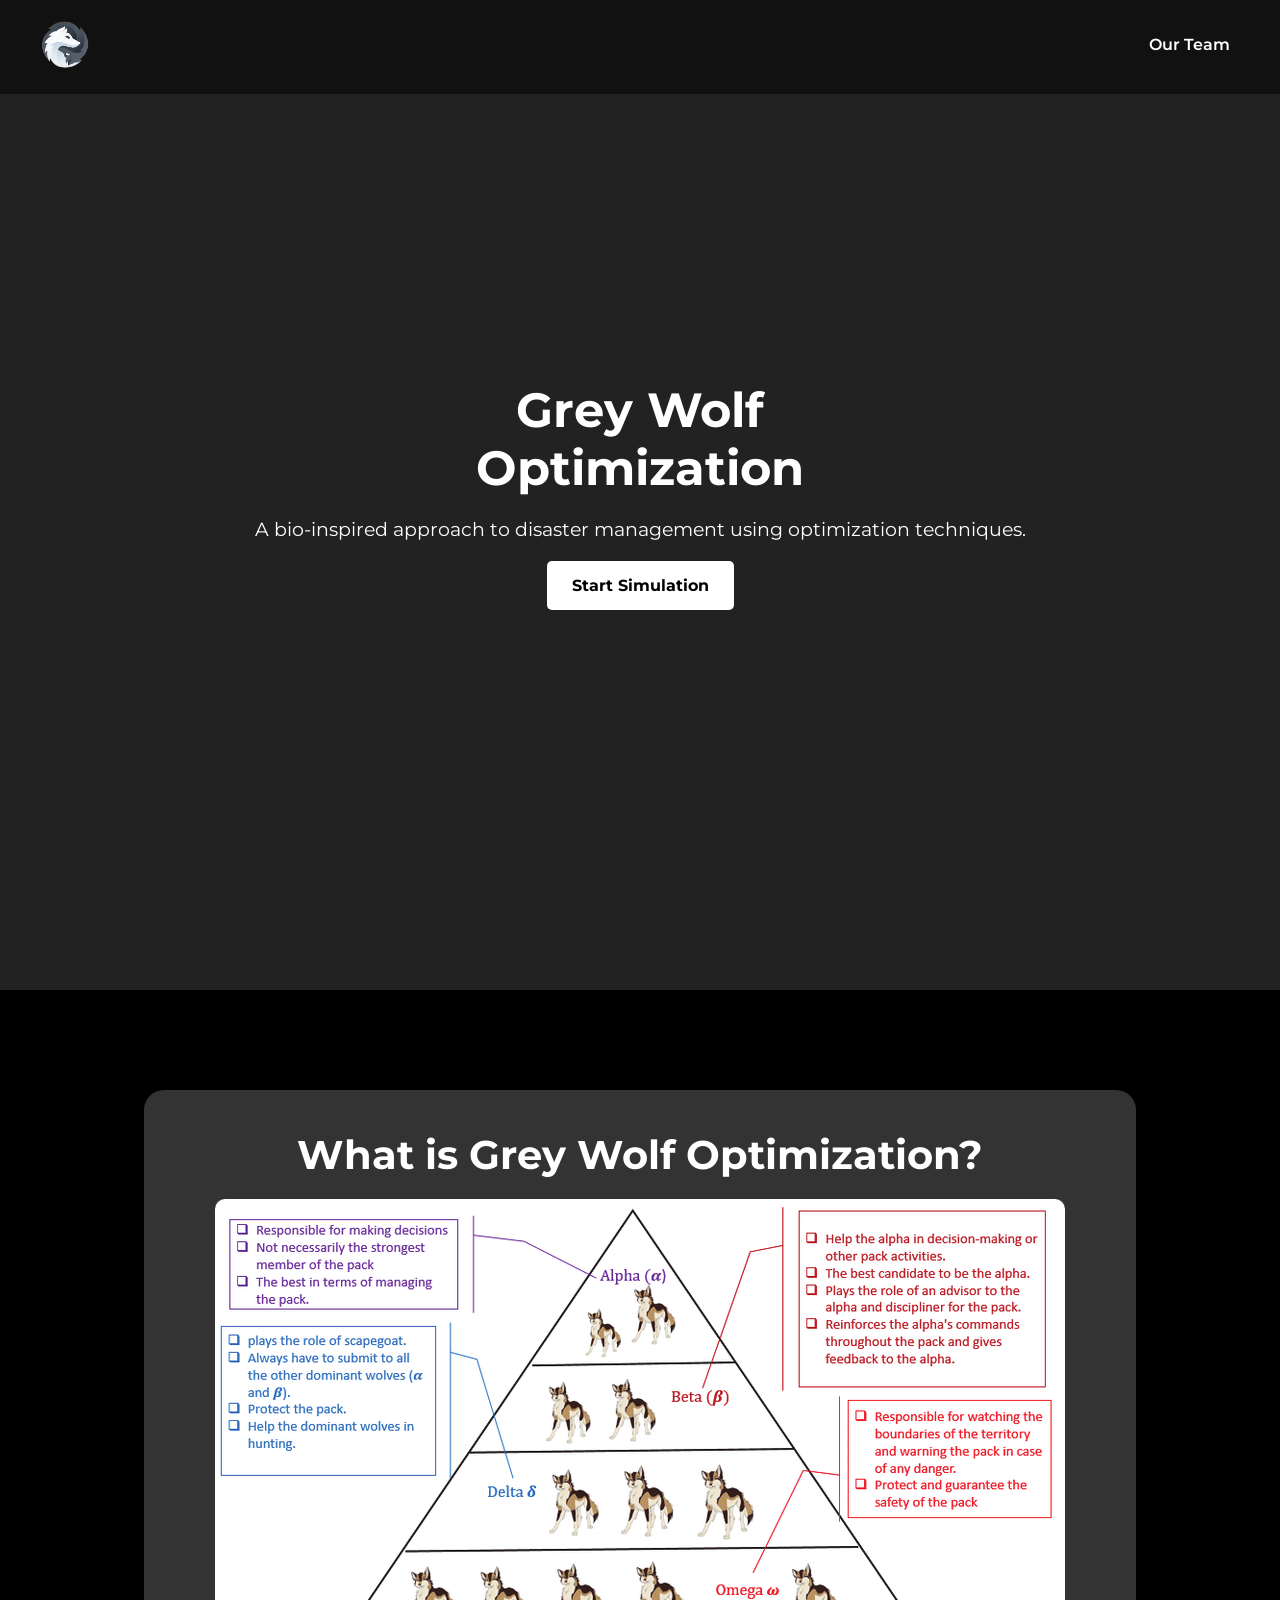
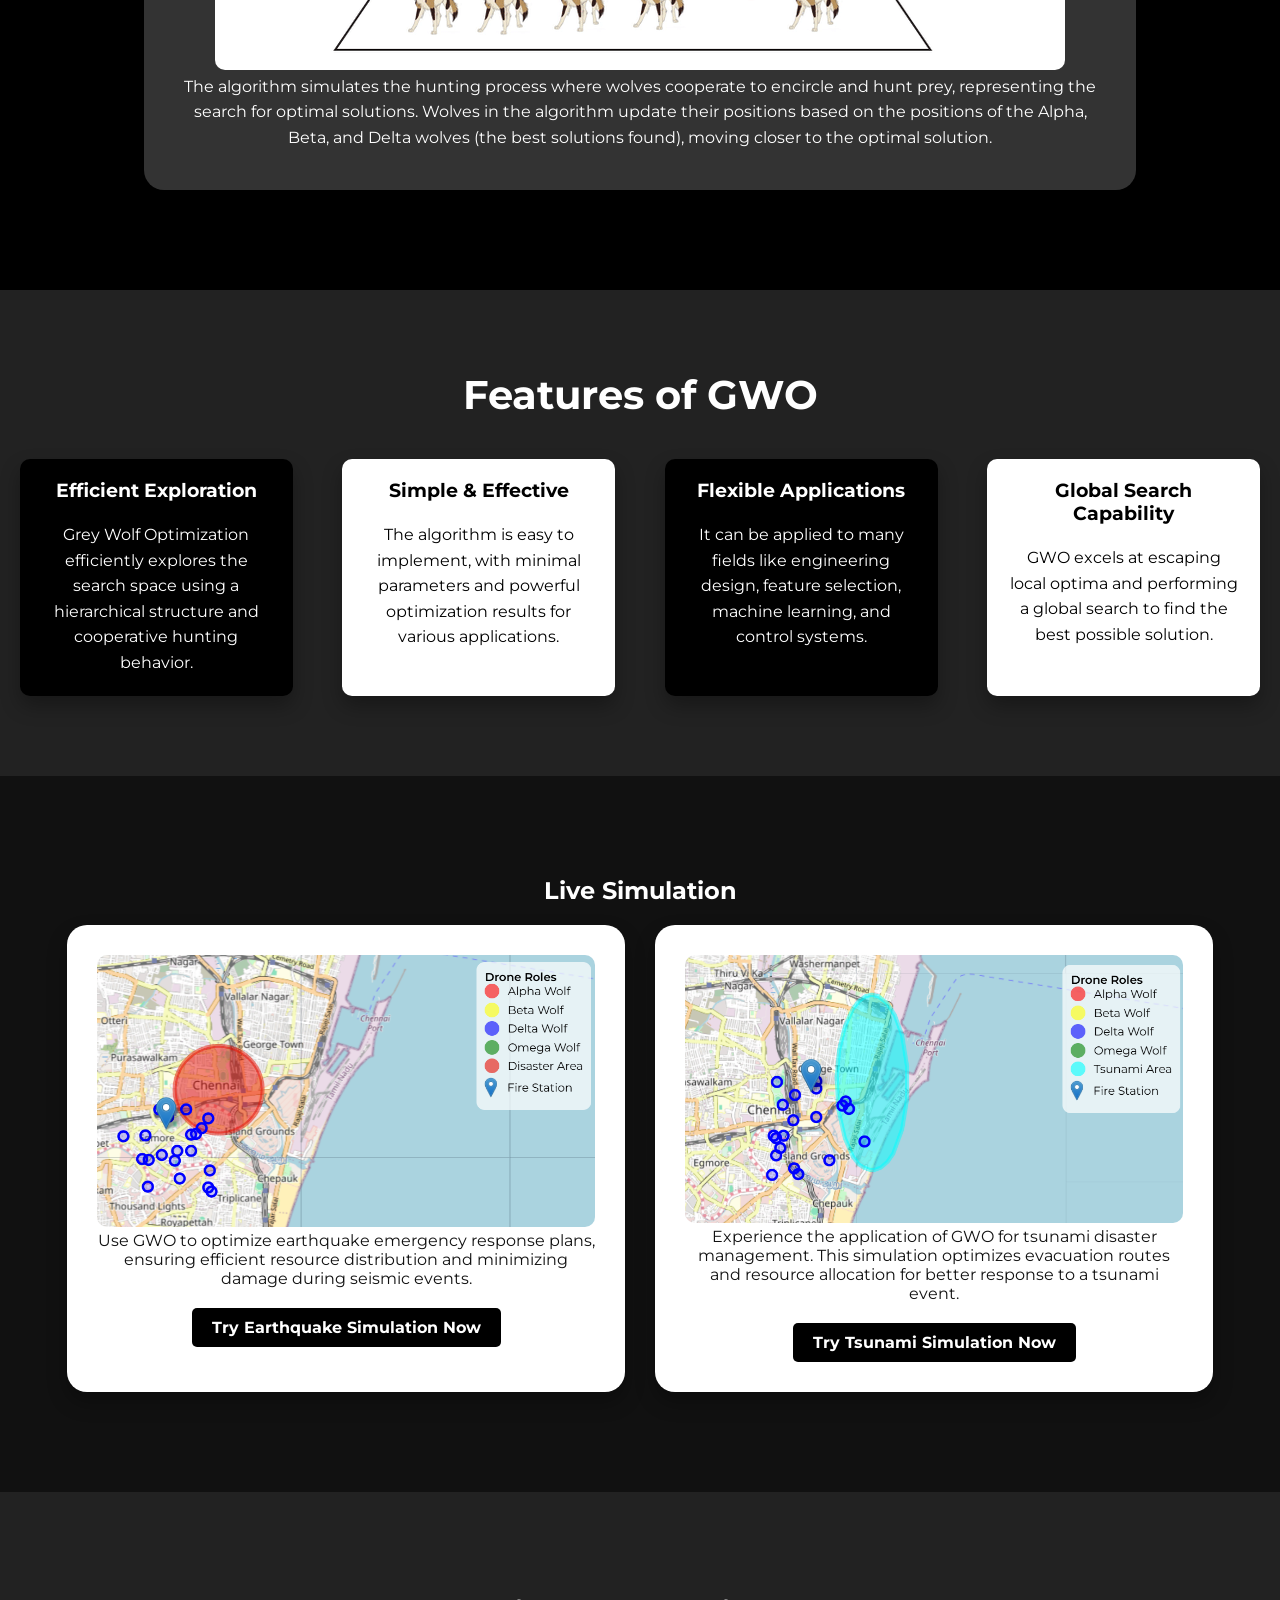
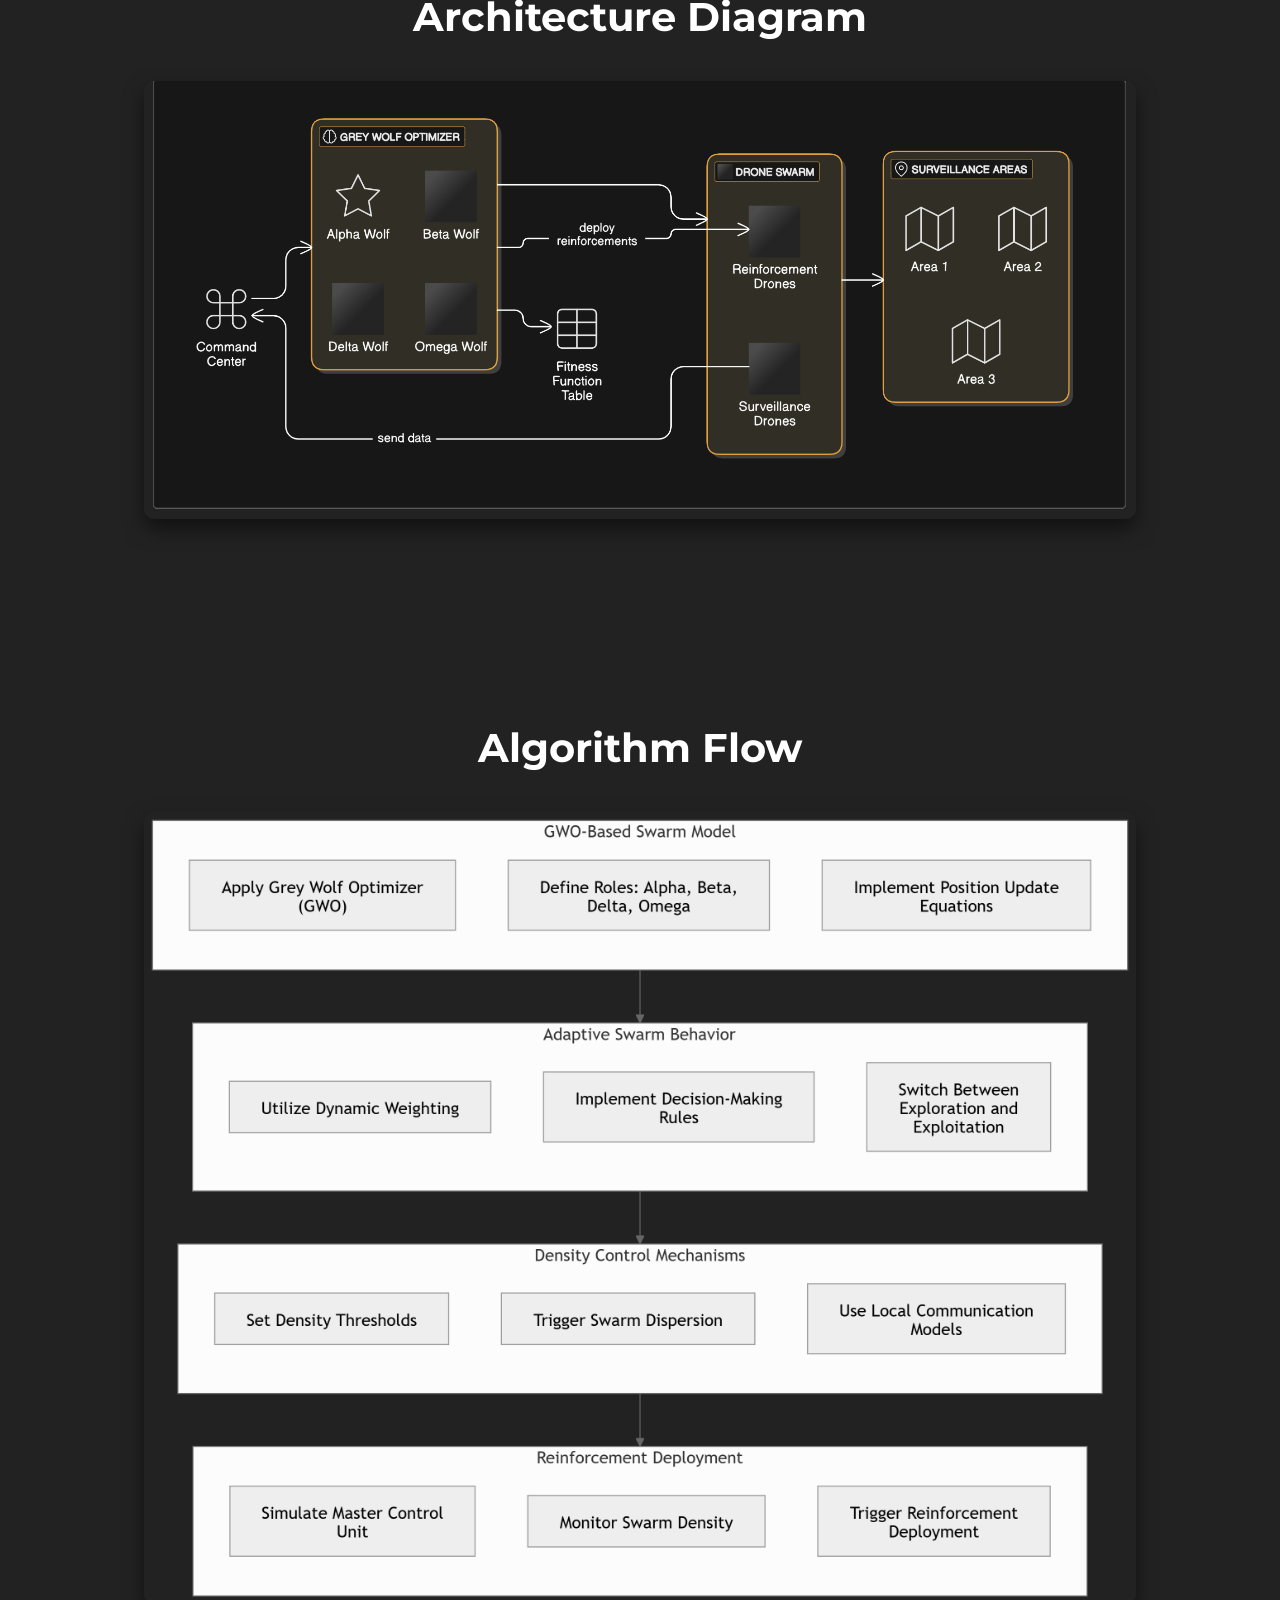
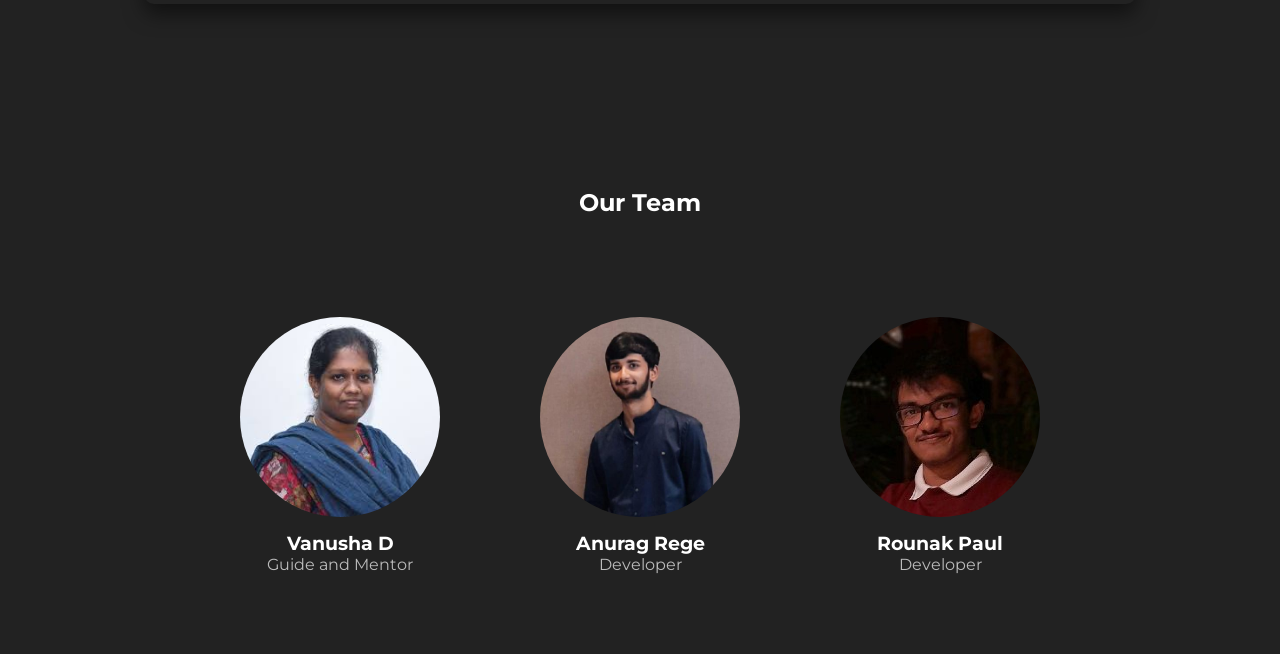
<file: index.html>
<!DOCTYPE html>
<html lang="en">

<head>
  <meta charset="UTF-8">
  <meta name="viewport" content="width=device-width, initial-scale=1.0">
  <title>Grey Wolf Optimization Algorithm</title>
  <link href="https://fonts.googleapis.com/css2?family=Montserrat:wght@400;600&display=swap" rel="stylesheet">
  <link rel="stylesheet" href="styles.css">
  <style>
    html {
      scroll-behavior: smooth;
    }
  </style>
</head>

<body>
  <!-- Navbar -->
  <nav>
    <div class="logo">
      <img src="logo.png" alt="Logo">
    </div>
    <div style="margin-top: 15px;" class="navbar-links">
      <a href="#team">Our Team</a>
    </div>
  </nav>

  <!-- Hero Section -->
  <section class="hero">
    <div style="text-align: center;" class="hero-text">
      <h1 style="text-align: center;">Grey Wolf<br> Optimization</h1>
      <p style="text-align: center;">A bio-inspired approach to disaster management using optimization techniques.</p>
      <a href="#simulation" class="cta-button">Start Simulation</a>
    </div>
    <!-- <div class="hero-image">
      <img src="wolfpack.png" alt="Wolf Image">
    </div> -->
  </section>

  <!-- GWO Info Section -->
  <section class="info" id="about-us">
    <div class="info-box">
      <h2>What is Grey Wolf Optimization?</h2>
      <div class="info-image">
        <img src="hierarchy.png" alt="GWO Concept Image">
      </div>
      <p>The algorithm
        simulates the hunting process where wolves cooperate to encircle and hunt prey, representing the search for
        optimal solutions. Wolves in the algorithm update their positions based on the positions of the Alpha, Beta, and
        Delta wolves (the best solutions found), moving closer to the optimal solution.</p>
    </div>
  </section>

  <!-- Features Section -->
  <section class="features">
    <h2>Features of GWO</h2>
    <div class="features-container">
      <div class="feature-card black">
        <h3>Efficient Exploration</h3>
        <p>Grey Wolf Optimization efficiently explores the search space using a hierarchical structure and cooperative
          hunting behavior.</p>
      </div>
      <div class="feature-card white">
        <h3>Simple & Effective</h3>
        <p>The algorithm is easy to implement, with minimal parameters and powerful optimization results for various
          applications.</p>
      </div>
      <div class="feature-card black">
        <h3>Flexible Applications</h3>
        <p>It can be applied to many fields like engineering design, feature selection, machine learning, and control
          systems.</p>
      </div>
      <div class="feature-card white">
        <h3>Global Search Capability</h3>
        <p>GWO excels at escaping local optima and performing a global search to find the best possible solution.</p>
      </div>
    </div>
  </section>

  <!-- Live Simulation Section -->
  <section class="simulation" id="simulation">
    <h2 style="padding-bottom: 20px;">Live Simulation</h2>
    <div class="simulation-cards">
      <div class="simulation-card">
        <img src="earthquake1.png" alt="Earthquake Simulation">
        <p>Use GWO to optimize earthquake emergency response plans, ensuring efficient resource distribution and
          minimizing damage during seismic events.</p>
        <a href="earthquake.html" target="_blank" class="simulation-cta">Try Earthquake Simulation Now</a>
      </div>
      <div class="simulation-card">
        <img src="tsunami1.png" alt="Tsunami Simulation">
        <p>Experience the application of GWO for tsunami disaster management. This simulation optimizes evacuation
          routes and resource allocation for better response to a tsunami event.</p>
        <a href="tsunami.html" target="_blank" class="simulation-cta">Try Tsunami Simulation Now</a>
      </div>
    </div>
  </section>

  <!-- Architecture Diagram Section -->
  <section class="diagram" id="architecture-diagram">
    <h2>Architecture Diagram</h2>
    <div class="image-container">
      <img src="arch.png" alt="Architecture Diagram">
    </div>
  </section>

  <!-- Algorithm Flow Section -->
  <section class="algorithm-flow" id="algorithm-flow">
    <h2>Algorithm Flow</h2>
    <div class="image-container">
      <img src="tech.png" alt="Algorithm Flow">
    </div>
  </section>

  <!-- Our Team Section -->
  <section class="team" id="team">
    <h2 style="padding-bottom:100px;">Our Team</h2>
    <div class="team-members">
      <div class="team-member">
        <img src="vanusha.jpeg" alt="Team Member">
        <h3>Vanusha D</h3>
        <p>Guide and Mentor</p>
      </div>
      <div class="team-member">
        <img src="anurag.jpeg" alt="Team Member">
        <h3>Anurag Rege</h3>
        <p>Developer</p>
      </div>
      <div class="team-member">
        <img src="rounak.jpeg" alt="Team Member">
        <h3>Rounak Paul</h3>
        <p>Developer</p>
      </div>
    </div>
  </section>

</body>

</html>
</file>
<file: styles.css>
* {
  margin: 0;
  padding: 0;
  box-sizing: border-box;
}

body {
  font-family: "Montserrat", sans-serif;
  background-color: black;
  color: white;
  overflow-x: hidden;
}

html {
  scroll-behavior: smooth;
}

nav {
  position: fixed;
  width: 100%;
  top: 0;
  left: 0;
  display: flex;
  justify-content: space-between;
  padding: 20px 40px;
  background-color: #111;
  z-index: 10;
}

nav .logo img {
  height: 50px;
}

.navbar-links a {
  color: white;
  text-decoration: none;
  padding: 10px;
  font-weight: 600;
}

.navbar-links a:hover {
  color: #ff9900;
}

/* Hero Section */
.hero {
  display: flex;
  justify-content: center;
  align-items: center;
  padding: 100px 20px;
  background-color: #222;
  gap: 100px;
  height: 110vh;
}

.hero-text h1 {
  font-size: 3rem;
  text-align: left;
}

.hero-text p {
  font-size: 1.2rem;
  margin: 20px 0;
  text-align: left;
}

.cta-button {
  display: inline-block;
  padding: 15px 25px;
  background-color: white;
  color: black;
  text-decoration: none;
  font-weight: bold;
  border-radius: 5px;
  transition: all 0.3s ease;
}

.cta-button span {
  margin-left: 10px;
}

.cta-button:hover {
  background-color: black;
  color: white;
  transform: translateX(10px);
}

.hero-image img {
  height: 350px;
  object-fit: cover;
  border-radius: 10px;
}

/* Info Section */
.info {
  display: flex;
  justify-content: center;
  align-items: center;
  padding: 80px 20px;
  height: 100vh;
}

.info-box {
  background-color: #333;
  padding: 40px;
  border-radius: 20px;
  width: 80%;
  text-align: center;
  box-shadow: 0 10px 20px rgba(0, 0, 0, 0.5);
}

.info-box h2 {
  font-size: 2.5rem;
}

.info-box p {
  font-size: 1rem;
  line-height: 1.6;
}

.info-image {
  margin-top: 20px;
  text-align: center;
}

.info-image img {
  max-width: 100%;
  height: auto;
  border-radius: 10px;
}

/* Features Section */
.features {
  background-color: #222;
  padding: 80px 20px;
  text-align: center;
}

.features h2 {
  font-size: 2.5rem;
  margin-bottom: 40px;
}

.features-container {
  display: flex;
  justify-content: space-between;
  gap: 30px;
  flex-wrap: wrap;
}

.feature-card {
  width: 22%;
  padding: 20px;
  border-radius: 10px;
  text-align: center;
  box-shadow: 0 10px 20px rgba(0, 0, 0, 0.3);
}

.feature-card h3 {
  margin-bottom: 20px;
}

.feature-card p {
  font-size: 1rem;
  line-height: 1.6;
}

.black {
  background-color: black;
  color: white;
}

.white {
  background-color: white;
  color: black;
}

/* Simulation Section */
.simulation {
  background-color: #111;
  padding: 100px 20px;
  text-align: center;
}

.simulation-cards {
  display: flex;
  justify-content: center;
  gap: 30px;
  flex-wrap: wrap;
}

.simulation-card {
  width: 45%;
  background-color: white;
  padding: 30px;
  border-radius: 20px;
  text-align: center;
  color: #111;
  box-shadow: 0 10px 20px rgba(0, 0, 0, 0.3);
}

.simulation-cta {
  display: inline-block;
  margin-top: 20px;
  padding: 10px 20px;
  background-color: black;
  color: white;
  text-decoration: none;
  font-weight: bold;
  border-radius: 5px;
  transition: all 0.3s ease;
}

.simulation-cta:hover {
  background-color: white;
  color: black;
}

.simulation-card img {
  width: 100%; /* Ensure image fills the card without overflowing */
  height: auto; /* Maintain aspect ratio */
  border-radius: 10px;
}

/* Architecture & Algorithm Flow */
.diagram,
.algorithm-flow {
  background-color: #222;
  padding: 100px 20px;
  text-align: center;
}

.diagram h2,
.algorithm-flow h2 {
  font-size: 2.5rem;
  margin-bottom: 40px;
  color: white;
}

.image-container {
  max-width: 80%;
  margin: 0 auto;
}

.image-container img {
  width: 100%;
  height: auto;
  border-radius: 10px;
  box-shadow: 0 10px 20px rgba(0, 0, 0, 0.5);
}

/* Team Section */
.team {
  background-color: #222;
  padding: 80px 20px;
  text-align: center;
}

.team-members {
  display: flex;
  justify-content: center;
  gap: 100px;
}

.team-member {
  text-align: center;
}

.team-member img {
  width: 200px;
  height: 200px;
  border-radius: 50%;
  object-fit: cover;
  margin-bottom: 10px;
}

.team-member h3 {
  font-size: 1.2rem;
}

.team-member p {
  font-size: 1rem;
  color: #bbb;
}
</file>
